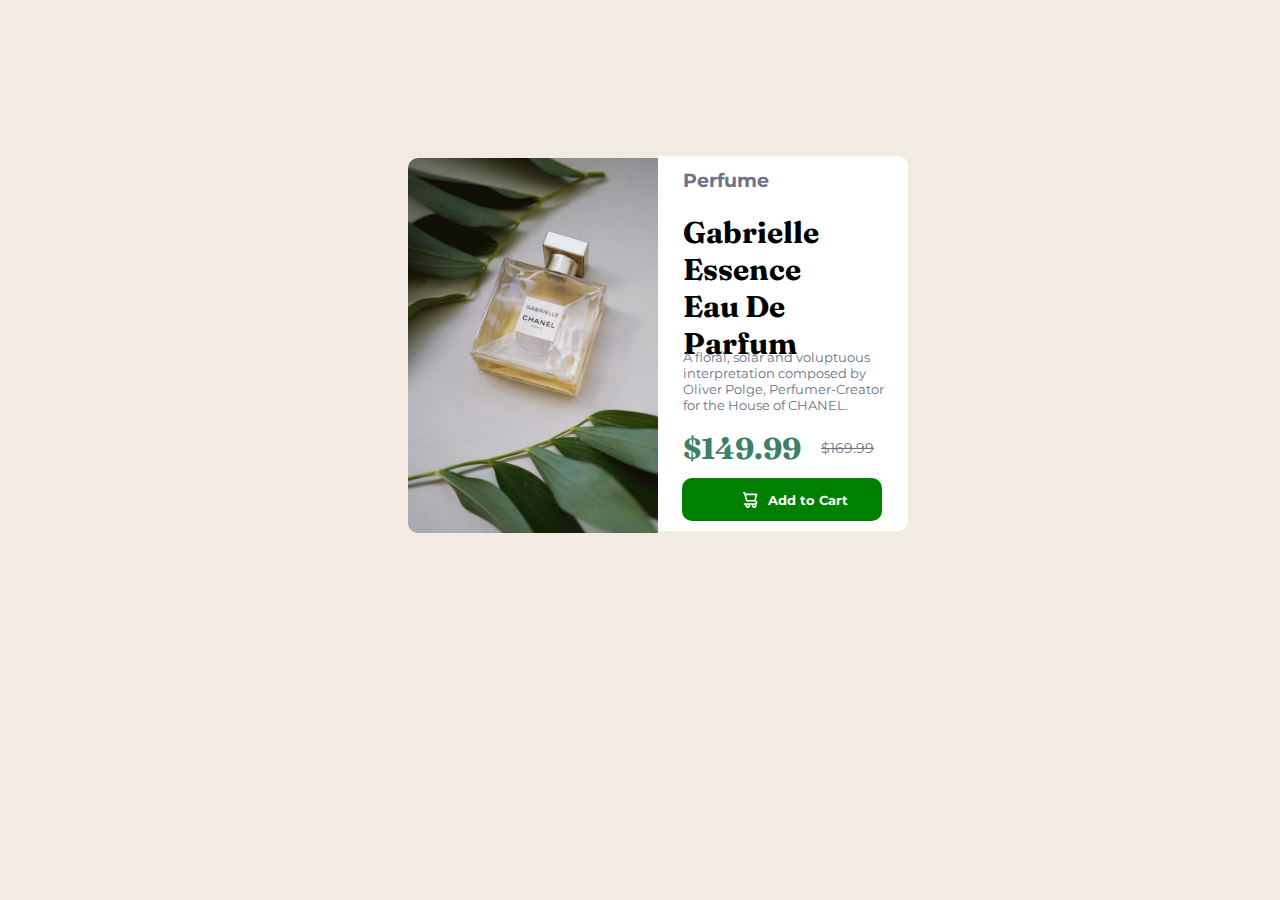
<file: index.html>
<!DOCTYPE html>
<html lang="en">

<head>
    <meta charset="UTF-8">
    <meta name="viewport" content="width=device-width, initial-scale=1.0">
    <title>Card Component</title>

    <link rel="stylesheet" href="./src/css/responsive.css">
    <link rel="stylesheet" href="./src/css/style.css">
    <link rel="stylesheet" href="./src/css/responsive.css">

    <link rel="preconnect" href="https://fonts.googleapis.com">
    <link rel="preconnect" href="https://fonts.gstatic.com" crossorigin>
    <link
        href="https://fonts.googleapis.com/css2?family=Hanken+Grotesk&family=Montserrat&family=Pixelify+Sans&family=Rubik:wght@300;400;500;600&family=Secular+One&display=swap"
        rel="stylesheet">
    <link rel="preconnect" href="https://fonts.googleapis.com">
    <link rel="preconnect" href="https://fonts.gstatic.com" crossorigin>
    <link
        href="https://fonts.googleapis.com/css2?family=Fraunces:opsz@9..144&family=Hanken+Grotesk&family=Montserrat&family=Pixelify+Sans&family=Rubik:wght@300;400;500;600&family=Secular+One&display=swap"
        rel="stylesheet">

</head>

<body>
    <main>
        <section class="card">

            <picture>
                <source srcset="./src/images/image-product-mobile.jpg" media="(max-width: 600px)">

                <img class="image" src="./src/images/image-product-desktop.jpg" alt="Scent image">
            </picture>

            <div class="information">
                <h3 class="product">Perfume</h3>
                <h2 class="name-product">Gabrielle Essence Eau De Parfum</h2>
                <p class="description">A floral, solar and voluptuous interpretation composed by Oliver Polge,
                    Perfumer-Creator for the House of CHANEL.</p>

                <div class="prices">
                    <h2 class="sale-price">$149.99</h2>
                    <p class="real-price">$169.99</p>
                </div>

                <button class="button">
                    <img src="./src/images/icon-cart.svg" alt="Cart icon">
                    <p class="text-button">Add to Cart</p>
                </button>

            </div>

        </section>
    </main>
</body>

</html>
</file>
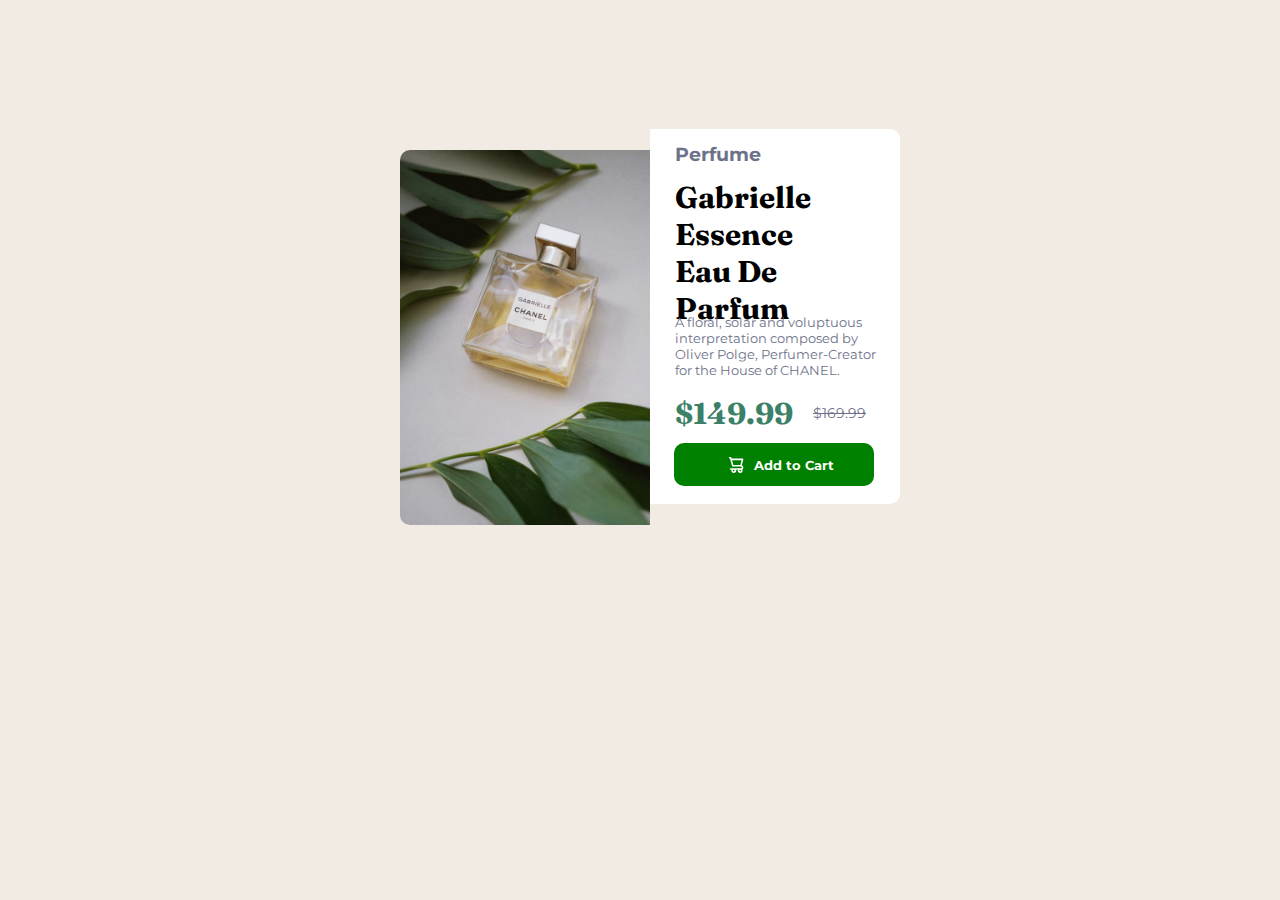
<file: src/index.html>
<!DOCTYPE html>
<html lang="en">

<head>
    <meta charset="UTF-8">
    <meta name="viewport" content="width=device-width, initial-scale=1.0">
    <title>Card Component</title>

    <link rel="stylesheet" href="./css/reset.css">
    <link rel="stylesheet" href="./css/style.css">
    <link rel="stylesheet" href="./css/responsive.css">

    <link rel="preconnect" href="https://fonts.googleapis.com">
    <link rel="preconnect" href="https://fonts.gstatic.com" crossorigin>
    <link
        href="https://fonts.googleapis.com/css2?family=Hanken+Grotesk&family=Montserrat&family=Pixelify+Sans&family=Rubik:wght@300;400;500;600&family=Secular+One&display=swap"
        rel="stylesheet">
    <link rel="preconnect" href="https://fonts.googleapis.com">
    <link rel="preconnect" href="https://fonts.gstatic.com" crossorigin>
    <link
        href="https://fonts.googleapis.com/css2?family=Fraunces:opsz@9..144&family=Hanken+Grotesk&family=Montserrat&family=Pixelify+Sans&family=Rubik:wght@300;400;500;600&family=Secular+One&display=swap"
        rel="stylesheet">

</head>

<body>
    <main>
        <section class="card">

            <picture>
                <source srcset="./images/image-product-mobile.jpg" media="(max-width: 600px)">

                <img class="image" src="./images/image-product-desktop.jpg" alt="Scent image">
            </picture>

            <div class="information">
                <h3 class="product">Perfume</h3>
                <h2 class="name-product">Gabrielle Essence Eau De Parfum</h2>
                <p class="description">A floral, solar and voluptuous interpretation composed by Oliver Polge,
                    Perfumer-Creator for the House of CHANEL.</p>

                <div class="prices">
                    <h2 class="sale-price">$149.99</h2>
                    <p class="real-price">$169.99</p>
                </div>

                <button class="button">
                    <img src="./images/icon-cart.svg" alt="Cart icon">
                    <p class="text-button">Add to Cart</p>
                </button>

            </div>

        </section>
    </main>
</body>

</html>
</file>
<file: src/css/responsive.css>
@media (max-width: 600px) {

    .image {
        position: relative;
        margin-left: -376px;
        margin-top: -120px;
        min-width: 365px;
        height: 350px;
        border-radius: 10px;
        border-bottom-left-radius: 0;
        border-bottom-right-radius: 0;

    }

    .information {
        position: relative;
        border-radius: 10px;
        border-top-left-radius: 0;
        border-top-right-radius: 0;
        margin-left: 25px;
        margin-top: 145px;
        width: 364px;
        height: 480px;
    }

    .product {
        padding-top: 19px;
        font-size: 22px;
    }

    .name-product {
        width: 300px;
        font-size: 40px;
    }

    .description {
        width: 300px;
        height: 100px;
        margin-top: 10px;
        font-size: 20px;
    }

    .sale-price {
        font-size: 47px;
        margin-top: 50px;
    }

    .real-price {
        font-size: 19px;
        margin-left: 20px;
        margin-top: 50px;
    }

    .button {
        margin-top: 50px;
        height: 65px;
        width: 300px;
    }

    .button img {
        width: 20px;
        height: 20px;
        margin-left: 80px;
    }

    .text-button {
        font-size: 18px;
    }

}
</file>
<file: src/css/style.css>
body {
    background-color: hsl(30, 38%, 92%);
}

.image {
    position: relative;
    width: 250px;
    height: 375;
    left: 400px;
    top: 150px;
    border-radius: 10px;
    border-top-right-radius: 0px;
    border-bottom-right-radius: 0px;
}

.information {
    background-color: white;
    width: 250px;
    height: 375px;
    margin-left: 650px;
    margin-top: -250px;
    border-radius: 10px;
    border-top-left-radius: 0px;
    border-bottom-left-radius: 0px;
}

.product {
    height: 30px;
    display: flex;
    align-items: center;
    padding-left: 25px;
    padding-top: 10px;
    font-family: 'Montserrat';
    color: hsl(228, 12%, 48%);
}

.name-product {
    height: 110px;
    text-align: left;
    width: 150px;
    margin-left: 25px;
    margin-top: 10px;
    font-family: 'Fraunces';
    font-size: 30px;
}

.description {
    margin-top: 25px;
    margin-left: 25px;
    width: 210px;
    font-family: 'Montserrat';
    font-size: 13px;
    color: hsl(228, 12%, 48%);
}

.prices {
    margin-top: 15px;
    display: flex;
    align-items: center;
    height: 40px;
    margin-left: 25px;
}

.real-price {
    margin-left: 20px;
    font-family: 'Montserrat';
    font-size: 14px;
    text-decoration: line-through;
    color: hsl(228, 12%, 48%);
}

.sale-price {
    font-family: 'Fraunces';
    color: hsl(158, 36%, 37%);
    font-size: 30px;
}

.button {
    background-color: green;
    width: 200px;
    height: 43px;
    margin-top: 10px;
    margin-left: 24px;
    border: none;
    border-radius: 10px;
    display: flex;
    align-items: center;
}

.button img {
    margin-left: 55px;
}

.text-button {
    margin-left: 10px;
    color: white;
    font-family: 'Montserrat';
    font-weight: 700;
}

button:hover {
    background-color: hsl(158, 36%, 20%);
    cursor: pointer;
}
</file>
